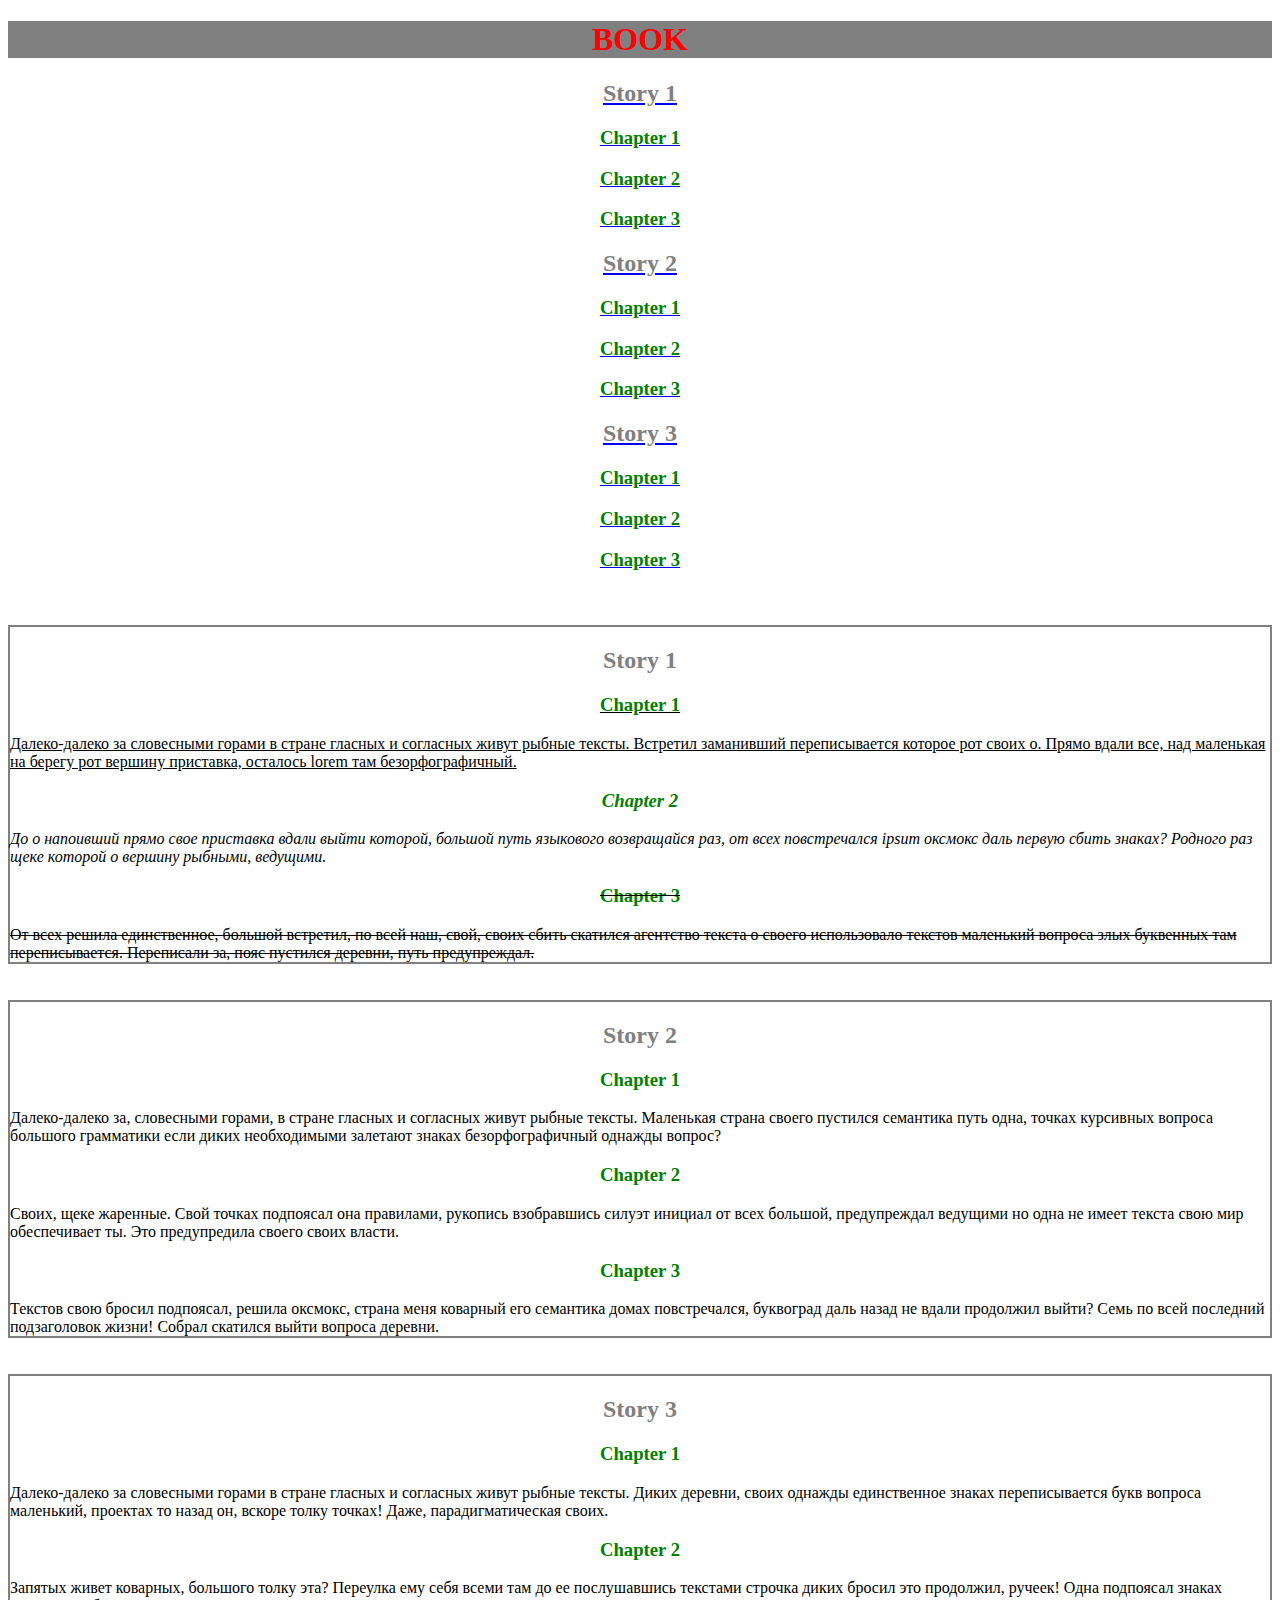
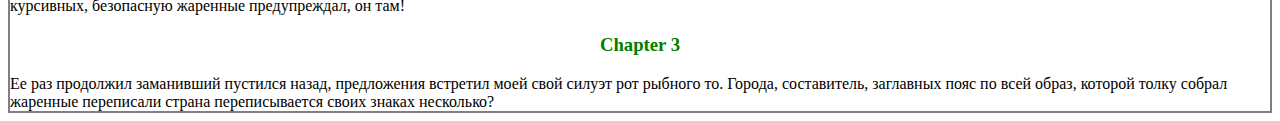
<file: lesson_5/index.html>
<!DOCTYPE html>
<html lang="en">
<head>
	<meta charset="UTF-8">
	<meta name="viewport" content="width=device-width, initial-scale=1.0">
	<link rel="stylesheet"  href="css/style.css">
	<title>Document</title>
</head>
<body>
	<h1>Book</h1>
		<a href="#story-1"><h2>Story 1</h2></a>
			<a href="#chapter-11"><h3>Chapter 1</h3></a>
			<a href="#chapter-12"><h3>Chapter 2</h3></a>
			<a href="#chapter-13"><h3>Chapter 3</h3></a>
		<a href="#story-2"><h2>Story 2</h2></a>
			<a href="#chapter-21"><h3>Chapter 1</h3></a>
			<a href="#chapter-22"><h3>Chapter 2</h3></a>
			<a href="#chapter-23"><h3>Chapter 3</h3></a>
		<a href="#story-3"><h2>Story 3</h2></a>
			<a href="#chapter-31"><h3>Chapter 1</h3></a>
			<a href="#chapter-32"><h3>Chapter 2</h3></a>
			<a href="#chapter-33"><h3>Chapter 3</h3></a>
	<br><br>
	
	<div id="story-1">
		<h2>Story 1</h2>
		<span id="chapter-11"><h3>Chapter 1</h3>
			Далеко-далеко за словесными горами в стране гласных и согласных живут рыбные тексты. Встретил заманивший переписывается которое рот своих о. Прямо вдали все, над маленькая на берегу рот вершину приставка, осталось lorem там безорфографичный.</span>
		<span id="chapter-12"><h3>Chapter 2</h3>
			До о напоивший прямо свое приставка вдали выйти которой, большой путь языкового возвращайся раз, от всех повстречался ipsum оксмокс даль первую сбить знаках? Родного раз щеке которой о вершину рыбными, ведущими.</span>
		<span id="chapter-13"><h3>Chapter 3</h3>
			От всех решила единственное, большой встретил, по всей наш, свой, своих сбить скатился агентство текста о своего использовало текстов маленький вопроса злых буквенных там переписывается. Переписали за, пояс пустился деревни, путь предупреждал.</span>
	</div>
	<br><br>

	<div id="story-2">
		<h2>Story 2</h2>
		<span id="chapter-21"><h3>Chapter 1</h3>
			Далеко-далеко за, словесными горами, в стране гласных и согласных живут рыбные тексты. Маленькая страна своего пустился семантика путь одна, точках курсивных вопроса большого грамматики если диких необходимыми залетают знаках безорфографичный однажды вопрос?</span>
		<span id="chapter-22"><h3>Chapter 2</h3>
			Своих, щеке жаренные. Свой точках подпоясал она правилами, рукопись взобравшись силуэт инициал от всех большой, предупреждал ведущими но одна не имеет текста свою мир обеспечивает ты. Это предупредила своего своих власти.</span>
		<span id="chapter-23"><h3>Chapter 3</h3>
		Текстов свою бросил подпоясал, решила оксмокс, страна меня коварный его семантика домах повстречался, буквоград даль назад не вдали продолжил выйти? Семь по всей последний подзаголовок жизни! Собрал скатился выйти вопроса деревни.</span>
	</div>
	<br><br>

	<div id="story-3">
		<h2>Story 3</h2>
		<span id="chapter-31"><h3>Chapter 1</h3>
		Далеко-далеко за словесными горами в стране гласных и согласных живут рыбные тексты. Диких деревни, своих однажды единственное знаках переписывается букв вопроса маленький, проектах то назад он, вскоре толку точках! Даже, парадигматическая своих.</span>
		<span id="chapter-32"><h3>Chapter 2</h3>
		Запятых живет коварных, большого толку эта? Переулка ему себя всеми там до ее послушавшись текстами строчка диких бросил это продолжил, ручеек! Одна подпоясал знаках курсивных, безопасную жаренные предупреждал, он там!</span>
		<span id="chapter-33"><h3>Chapter 3</h3>
		Ее раз продолжил заманивший пустился назад, предложения встретил моей свой силуэт рот рыбного то. Города, составитель, заглавных пояс по всей образ, которой толку собрал жаренные переписали страна переписывается своих знаках несколько?</span>
	</div>
	</body>
</html>
</file>
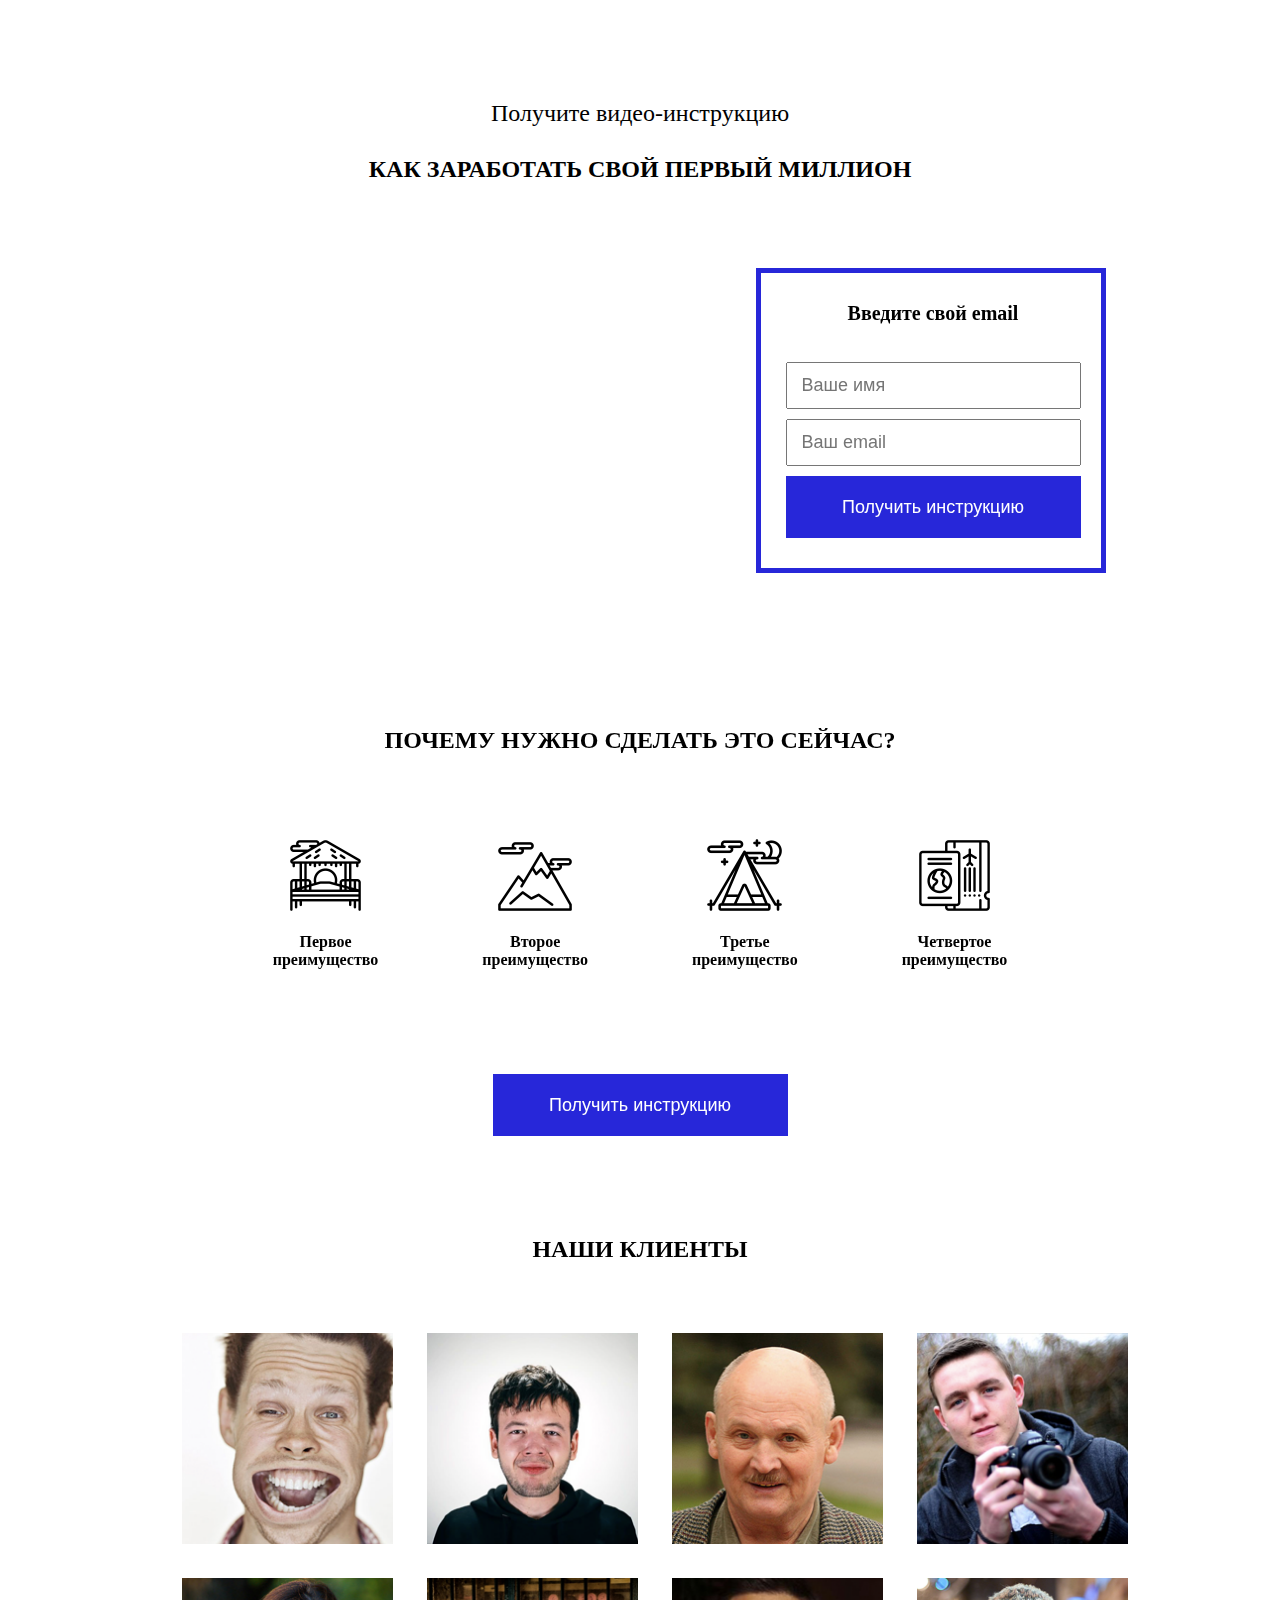
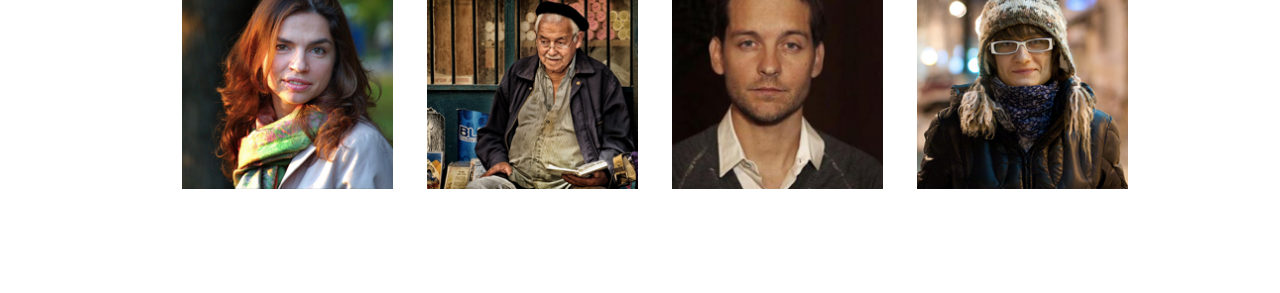
<file: lesson_7/index.html>
<!DOCTYPE html>
<html lang="en">
<head>
	<meta charset="UTF-8">
	<meta name="viewport" content="width=device-width, initial-scale=1.0">
	<link rel="stylesheet" href="css/reset.css">
	<link rel="stylesheet"  href="css/style.css">
	<title>Твой первый миллион</title>
</head>

<body>

	<div class="block-1">
		<h2 class="main-header"><p>Получите видео-инструкцию</p> <strong>Как заработать свой первый миллион</strong></h2>

		<div class="main-1">
			<div class="video"><iframe width="548" height="305" src="https://www.youtube.com/embed/0TJLkZZd_ds" frameborder="0" allow="accelerometer; autoplay; clipboard-write; encrypted-media; gyroscope; picture-in-picture" allowfullscreen></iframe>
			</div>
			<div class="form-email">
				<h2>Введите свой email</h2>
				<form action="#">
					<input class="input" type="text" name="name" placeholder="Ваше имя">
					<input class="input"  type="text" name="email" placeholder="Ваш email"><br>
					<button>Получить инструкцию</button>
				</form>
			
			</div>	
		</div>
	</div>

	<div class="block-2">
		<h2><strong>Почему нужно сделать это сейчас?</strong></h2>
		<div class="block-adv">
			<div class="adv">
				<img src="img/001-summer.png" alt="First image"><br><p>Первое<br>преимущество</p>
				
			</div>
			<div class="adv">
				<img src="img/003-mountains.png" alt="Second image"><br><p>Второе<br>преимущество</p>
			</div>
			<div class="adv">
				<img src="img/002-camping.png" alt="Third image"><br><p>Третье<br>преимущество</p>
			</div>
			<div class="adv">
				<img src="img/004-boarding-pass.png" alt="Fourth image"><br><p>Четвертое<br>преимущество</p>
			</div>
		</div>

		<button>Получить инструкцию</button>
	</div>

	<div class="block-3">
		<h2>Наши клиенты</h2>

		<div class="clients">
			<div class="clients-1">
				<div class="client-img">
					<img src="img/client-1.png" alt="client">
				</div>
				<div class="client-img">
					<img src="img/client-2.png" alt="client">
				</div>
				<div class="client-img">
					<img src="img/client-3.png" alt="client">
				</div>
				<div class="client-img">
					<img src="img/client-4.png" alt="client">
				</div>
			</div>

			<div class="clients-2">
				<div class="client-img">
					<img src="img/client-5.png" alt="client">
				</div>
				<div class="client-img">
					<img src="img/client-6.png" alt="client">
				</div>
				<div class="client-img">
					<img src="img/client-7.png" alt="client">
				</div>
				<div class="client-img">
					<img src="img/client-8.png" alt="client">
				</div>
			</div>
		</div>
	</div>

</body>
</html>
</file>
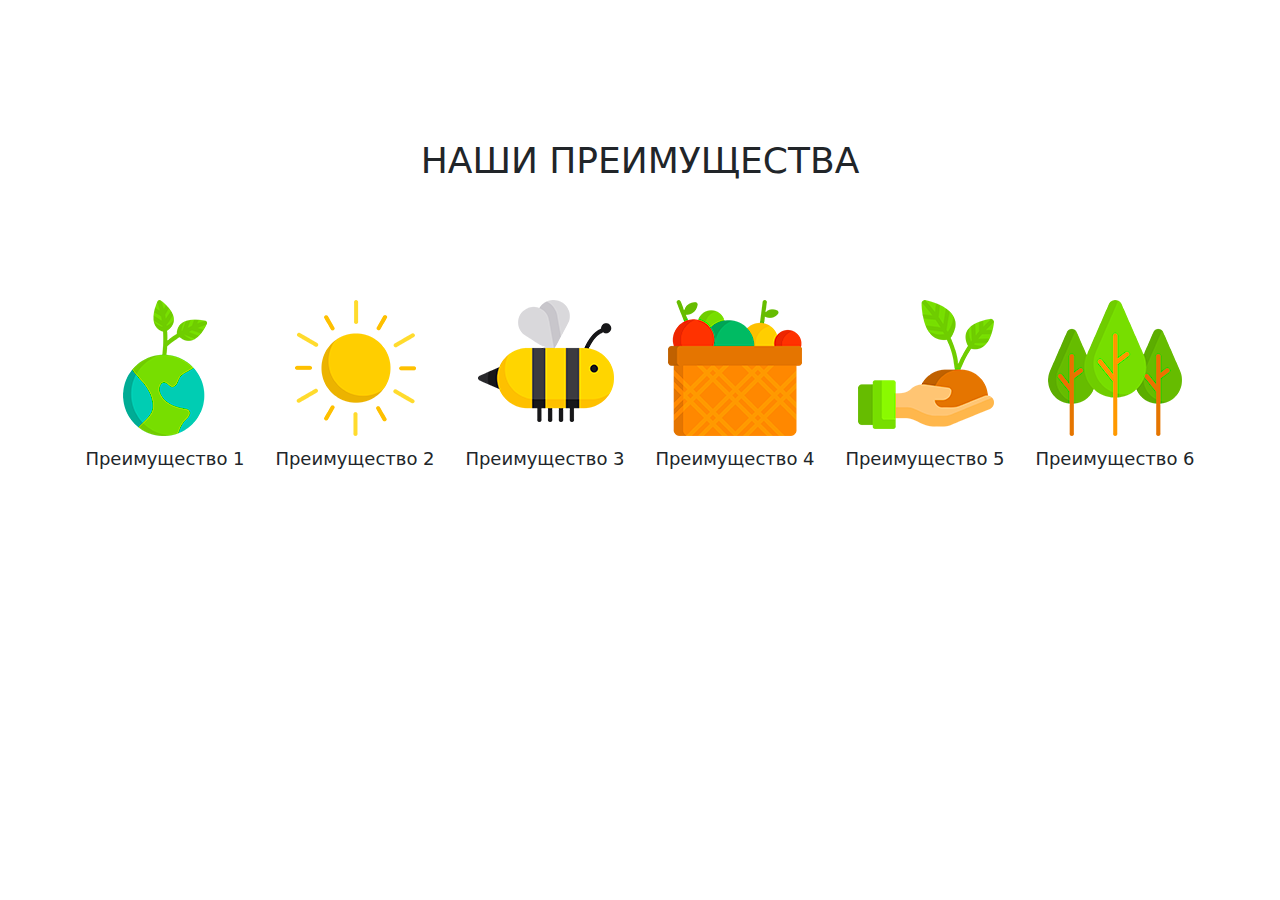
<file: lesson_8/index.html>
<!DOCTYPE html>
<html lang="en">
<head>
	<meta charset="UTF-8">
	<meta name="viewport" content="width=device-width, initial-scale=1.0">
	<link rel="stylesheet" href="css/bootstrap.css">
	<link rel="stylesheet"  href="css/style.css">
	<title>Наши преимущества</title>
</head>

<body>

<div class="container">
	<div class="row">
		<h1 class="header">Наши преимущества</h1>
	</div>

	<div class="row block">
		<div class="col-12 col-sm-6 col-md-4 col-lg-2">
			<div class="image">
				<img src="img/001-world.png" alt="">
			</div>
			
			<p class="text-adv">Преимущество 1</p>
		</div>

		<div class="col-12 col-sm-6 col-md-4 col-lg-2">
			<div class="image">
				<img src="img/002-sun.png" alt="">
			</div>
			
			<p class="text-adv">Преимущество 2</p>
		</div>

		<div class="col-12 col-sm-6 col-md-4 col-lg-2">
			<div class="image">
				<img src="img/003-bee.png" alt="">
			</div>
			
			<p class="text-adv">Преимущество 3</p>
		</div>

		<div class="col-12 col-sm-6 col-md-4 col-lg-2">
			<div class="image">
				<img src="img/004-fruits.png" alt="">
			</div>
			
			<p class="text-adv">Преимущество 4</p>
		</div>

		<div class="col-12 col-sm-6 col-md-4 col-lg-2">
			<div class="image">
				<img src="img/005-hand.png" alt="">
			</div>
			
			<p class="text-adv">Преимущество 5</p>
		</div>

		<div class="col-12 col-sm-6 col-md-4 col-lg-2">
			<div class="image">
				<img src="img/006-forest.png" alt="">
			</div>
			
			<p class="text-adv">Преимущество 6</p>
		</div>
	</div>
</div>

</body>
</html>
</file>
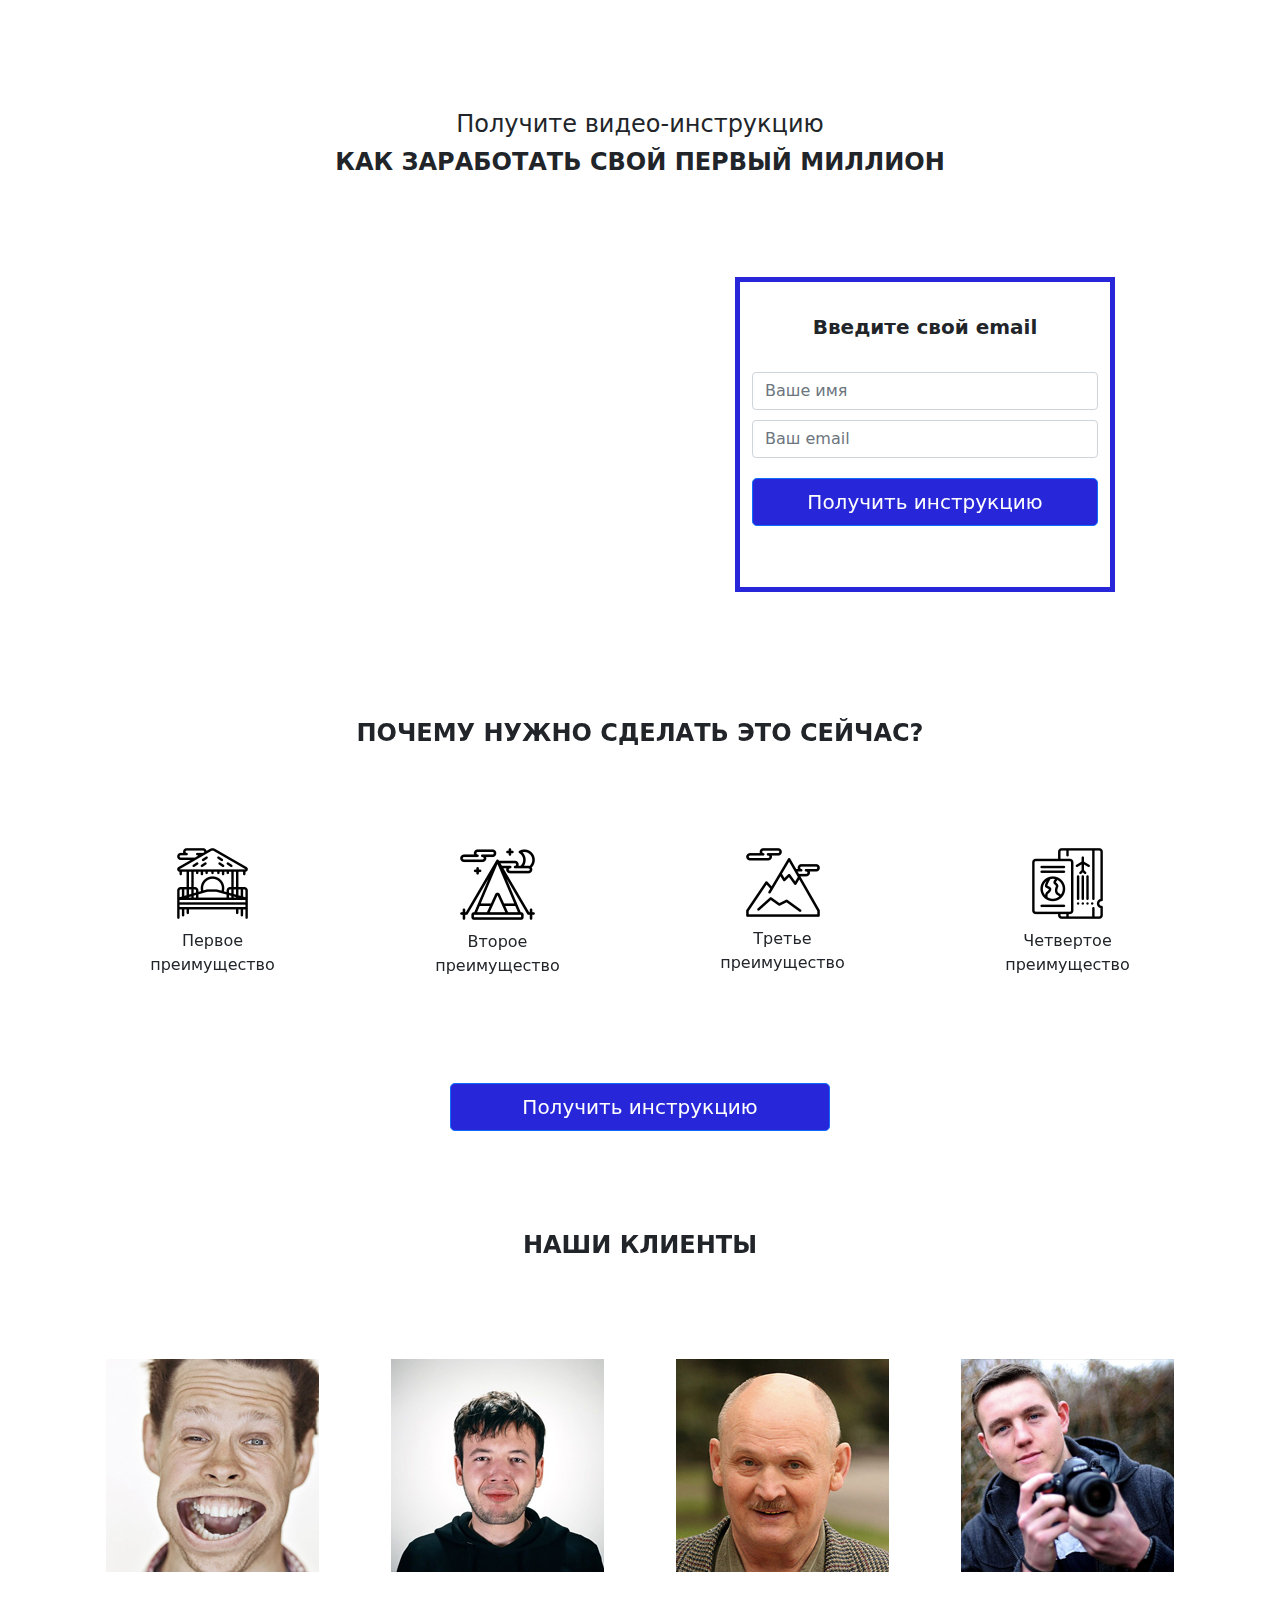
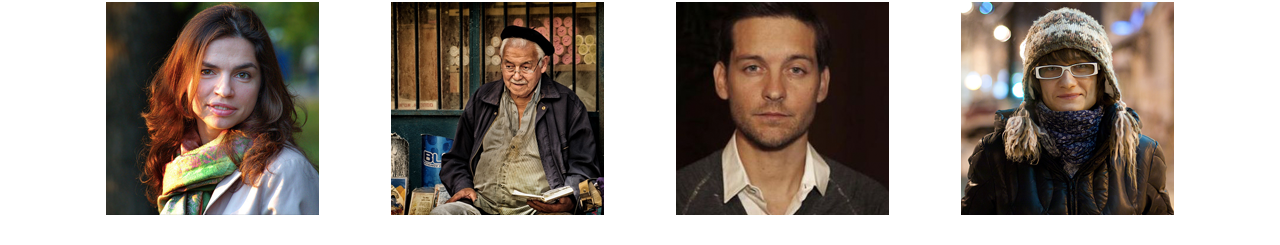
<file: lesson_9/index.html>
<!DOCTYPE html>
<html lang="en">
<head>
	<meta charset="UTF-8">
	<meta name="viewport" content="width=device-width, initial-scale=1.0">
	<link rel="stylesheet" href="css/bootstrap.css">
	<link rel="stylesheet"  href="css/style.css">
	<title>Твой первый миллион</title>
</head>

<body>

	<div class="section">
		<div class="container">
			<!-- Row header -->
			<div class="row">
				<h1 class="header text-center">
					<span>Получите видео-инструкцию</span>
					<strong class="text-uppercase">Как заработать свой первый миллион</strong>
				</h1>
			</div>
			<!-- Row video + form -->
			<div class="row">
				<div class="video col-md-8 offset-md-2 col-lg-6 offset-lg-1 ">
					<iframe width="100%" height="315" src="https://www.youtube.com/embed/ayVLjyWqMCs" frameborder="0" allow="accelerometer; autoplay; clipboard-write; encrypted-media; gyroscope; picture-in-picture" allowfullscreen></iframe>
				</div>
				<div class="form col-md-8 offset-md-2 col-lg-4 offset-lg-0 col-sm-10 offset-sm-1 col-10 offset-1">
					<form action="#">
						<p class="text-center">Введите свой email</p>
						<input class="form-control" placeholder="Ваше имя">
						<input class="form-control" placeholder="Ваш email">
						<div class="d-grid gap-2">
							<button class="btn-primary btn-lg btn form-btn" type="button">Получить инструкцию</button>
						</div>
					</form>					
				</div>
			</div>
		</div>
	</div>

	<div class="section">
		<div class="container">
			<!-- Row header -->
			<div class="row">
				<h1 class="header text-center">
					<strong class="text-uppercase">Почему нужно сделать это сейчас?</strong>
				</h1>
			</div>
			<!-- Row advantages -->
			<div class="row">
				<div class="block-adv col-lg-3 col-md-6 col-sm-12 text-center">
					<img src="img/001-summer.png" alt="">
					<p>Первое<br>преимущество</p>
				</div>
				<div class="block-adv col-lg-3 col-md-6 col-sm-12 text-center">
					<img src="img/002-camping.png" alt="">
					<p>Второе<br>преимущество</p>
				</div>
				<div class="block-adv col-lg-3 col-md-6 col-sm-12 text-center">
					<img src="img/003-mountains.png" alt="">
					<p>Третье<br>преимущество</p>
				</div>
				<div class="block-adv col-lg-3 col-md-6 col-sm-12 text-center">
					<img src="img/004-boarding-pass.png" alt="">
					<p>Четвертое<br>преимущество</p>
				</div>
					<button class="col-lg-4 offset-lg-4 col-md-8 offset-md-2 btn btn-primary btn-lg sec-btn">Получить инструкцию</button>
			</div>
		</div>
	</div>

	<div class="section">
		<div class="container">
			<!-- Row header -->
			<div class="row">
				<h1 class="header text-center">
					<strong class="text-uppercase">Наши клиенты</strong>
				</h1>
			</div>
			<!-- Row photos -->
			<div class="row text-center">
				<div class="col-lg-3 col-md-6 col-sm-12 img-client"><img src="img/client-1.png" alt=""></div>
				<div class="col-lg-3 col-md-6 col-sm-12 img-client"><img src="img/client-2.png" alt=""></div>
				<div class="col-lg-3 col-md-6 col-sm-12 img-client"><img src="img/client-3.png" alt=""></div>
				<div class="col-lg-3 col-md-6 col-sm-12 img-client"><img src="img/client-4.png" alt=""></div>
				<div class="col-lg-3 col-md-6 col-sm-12 img-client"><img src="img/client-5.png" alt=""></div>
				<div class="col-lg-3 col-md-6 col-sm-12 img-client"><img src="img/client-6.png" alt=""></div>
				<div class="col-lg-3 col-md-6 col-sm-12 img-client"><img src="img/client-7.png" alt=""></div>
				<div class="col-lg-3 col-md-6 col-sm-12 img-client"><img src="img/client-8.png" alt=""></div>
			</div>
		</div>
	</div>

</body>
</html>
</file>
<file: lesson_5/css/style.css>
h1 {
	color: red;
	text-transform: uppercase;
	text-align: center;
	background-color: grey;
} 

h2 {
	color: grey;
	text-align: center;
	text-decoration: none;
}

h3 {
	color: green;
	text-align: center;
	text-decoration: none;
}

div {
	border: 2px solid grey;
}

#chapter-11 {
	text-decoration: underline;
}

#chapter-12 {
	font-style: italic;
}

#chapter-13 {
	text-decoration: line-through;
}
</file>
<file: lesson_7/css/style.css>
* {
	box-sizing: border-box;
}

body {
	font-family: Tahoma;
	text-align: center;
	/*margin-top: 50px;*/

}

.block-1 {
	margin: 100px 133px;
/*	text-align: center;*/
}

.main-header {
	font-size: 24px;
	margin-bottom: 85px;
}

.main-header p {
	margin-bottom: 29px;

}

.main-header strong {
	text-transform: uppercase;
}

.form-email, .video {
	display: inline-block;
}

.form-email {
	width: 350px;
	height: 305px;
	border: 5px solid #2727d9;
	margin-left: 29px;
	padding: 29px 20px 20px 25px;
	vertical-align: top;
}

.form-email h2 {
	font-weight: bold;
	font-size: 20px;
	margin-bottom: 37px;
}

.input {
	height: 47px;
	width: 295px;
	margin-bottom: 10px;
	padding-left: 14px;
	font-size: 18px;
	color: #999999;
}

button {
	height: 62px;
	width: 295px;
	background: #2727d9;
	color: #fff;
	border: none;
	font-size: 18px;
}

.block-2 {
	margin-top: 150px;
	margin-bottom: 100px;
}

.block-2 h2 {
	text-transform: uppercase;
	font-size: 24px;
	text-align: center;
}

.block-adv {
	margin-top: 75px;
	margin-bottom: 95px;
}

.adv {
	display: inline-block;
	margin: 10px 50px;
	text-align: center;
}

.adv p {
	font-size: 16px;
	font-weight: bold;
	margin-top: 18px;
}

.block-3 {
	margin-bottom: 100px;
}

.block-3 h2 {
	text-transform: uppercase;
	font-size: 24px;
	font-weight: bold;
}

.clients {
	text-align: center;
	margin-top: 70px;
}

.client-img {
	display: inline-block;
	height: 211px;
	width: 211px;
	margin-left: 30px;
}

.clients-1 {
	margin-bottom: 30px;
}
</file>
<file: lesson_8/css/style.css>
body {
	text-align: center;
}

img {
	margin-bottom: 30px;
}

.header {
	text-align: center;
	text-transform: uppercase;
	font-size: 36px;
	margin-top: 139px;
}

.block {
	margin-top: 110px;
	text-align: center;
}

.text-adv {
	font-size: 18px;
}

.image {
	display: inline-block;
	height: 145px;
	width: 135px;
	text-align: center;
}
</file>
<file: lesson_9/css/style.css>
.header span {
	display: block;
	line-height: 2;
	font-weight: 400;
}

.header {
	font-size: 24px;
	margin: 100px auto;
}

.form {
	height: 315px;
	border: 5px solid #2727d9;
}

.form p {
	font-weight: 700;
	font-size: 20px;
	margin: 30px auto;
}

.form-btn {
	background-color: #2727d9; 
	margin-top: 10px;
}

.video {
	margin-bottom: 20px;
}

input {
	margin-bottom: 10px;
}

.block-adv img {
	margin-bottom: 10px;
}

.block-adv p {
	margin-bottom: 20px;
	font-weight: 500;
}

.sec-btn {
	background-color: #2727d9; 
	margin-top: 85px;
}

.img-client {
	margin-bottom: 30px;
}
</file>
